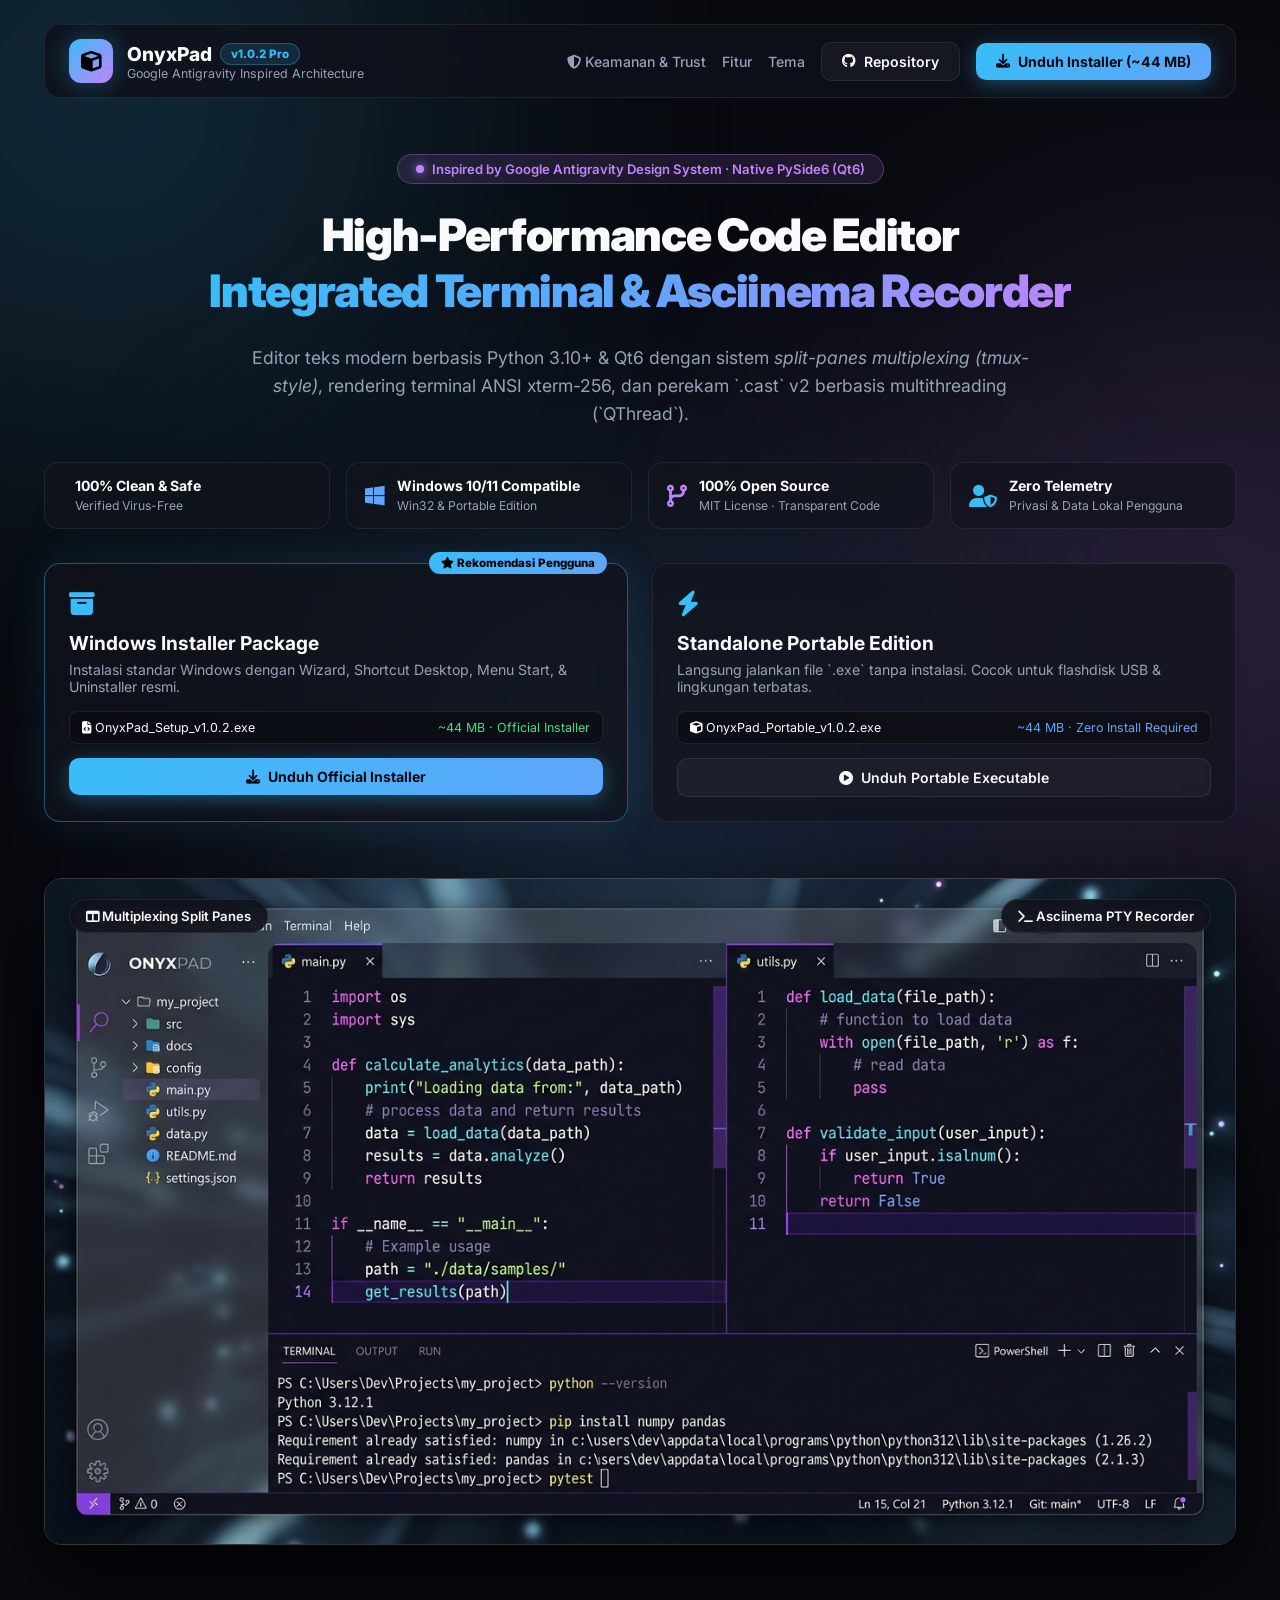
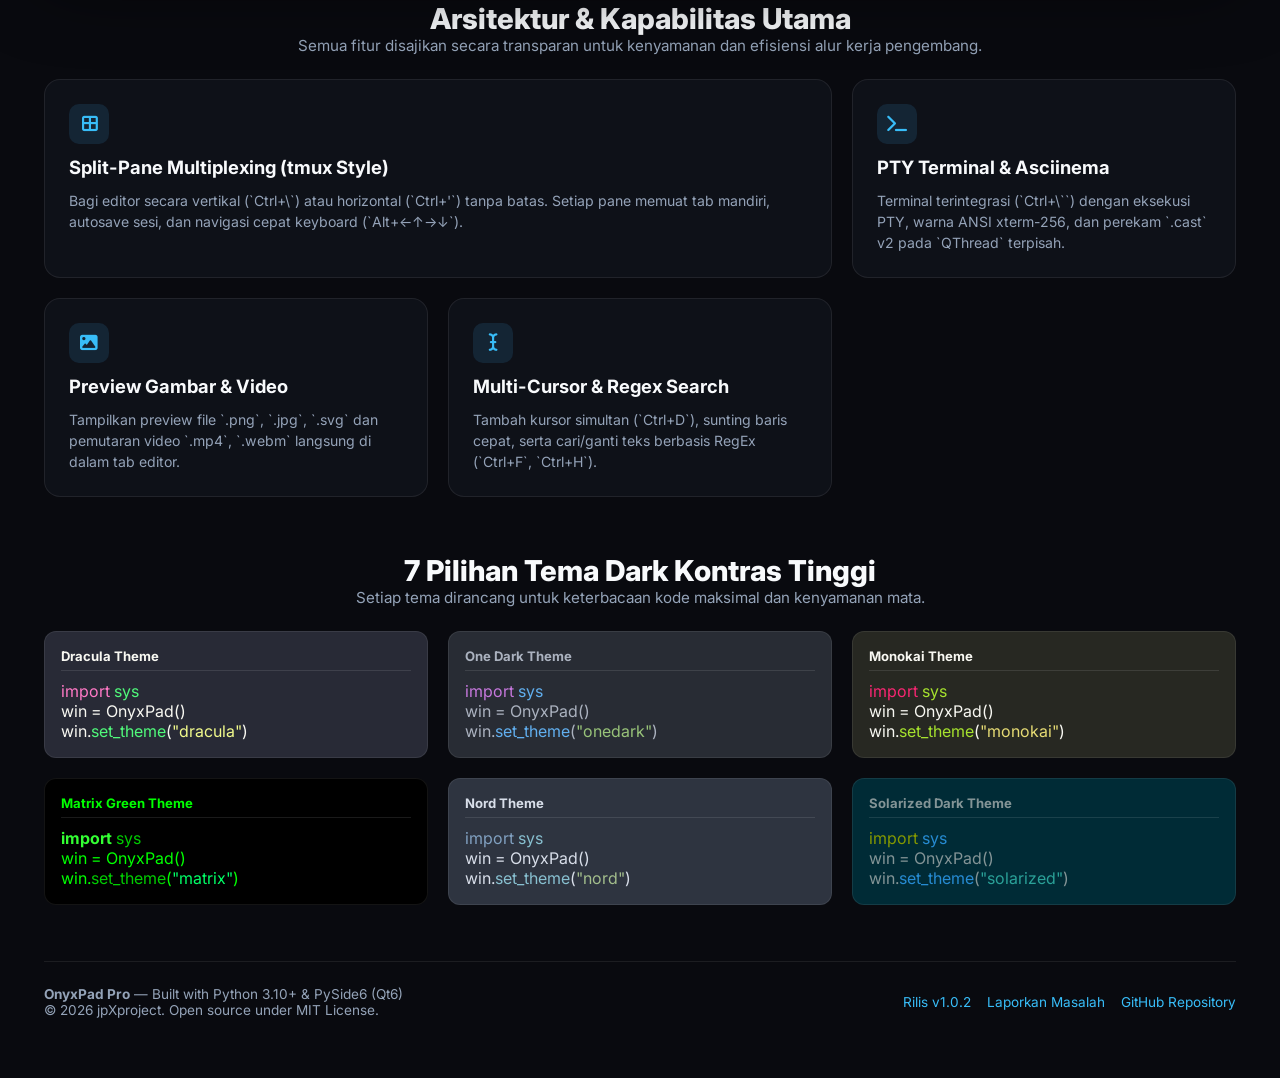
<file: index.html>
<!DOCTYPE html>
<html lang="id">
<head>
  <meta charset="UTF-8">
  <meta name="viewport" content="width=device-width, initial-scale=1.0">
  <title>OnyxPad Pro — The Terminal-Integrated Multiplexing Text Editor</title>
  <meta name="description" content="OnyxPad Pro: High-performance PySide6 text editor dengan split-panes bertingkat gaya tmux, PTY terminal, perekam Asciinema, dan 7 tema dark kontras tinggi.">
  <link rel="icon" href="../favicon.ico" type="image/x-icon">
  <link rel="preconnect" href="https://fonts.googleapis.com">
  <link rel="preconnect" href="https://fonts.gstatic.com" crossorigin>
  <link href="https://fonts.googleapis.com/css2?family=Fira+Code:wght@400;500;600&family=Inter:wght@300;400;500;600;700;800;900&display=swap" rel="stylesheet">
  <link rel="stylesheet" href="https://cdnjs.cloudflare.com/ajax/libs/font-awesome/6.4.0/css/all.min.css">
  <link rel="stylesheet" href="style.css">
</head>
<body class="antigravity-dark">

  <!-- Ambient Light Orbs (Google Antigravity Style) -->
  <div class="ambient-glow glow-1"></div>
  <div class="ambient-glow glow-2"></div>
  <div class="ambient-glow glow-3"></div>

  <div class="page-container">

    <!-- Top Navigation Header -->
    <nav class="ag-nav">
      <div class="ag-brand">
        <div class="ag-logo"><i class="fa-solid fa-cube"></i></div>
        <div class="ag-brand-text">
          <span class="ag-title">OnyxPad <span class="ag-badge">v1.0.2 Pro</span></span>
          <span class="ag-subtitle">Google Antigravity Inspired Architecture</span>
        </div>
      </div>

      <div class="ag-nav-links">
        <a href="#trust-section" class="nav-item"><i class="fa-solid fa-shield-halved"></i> Keamanan & Trust</a>
        <a href="#features" class="nav-item">Fitur</a>
        <a href="#themes" class="nav-item">Tema</a>
        <a href="https://github.com/jpXproject/OnyxPad" target="_blank" class="ag-btn btn-ghost">
          <i class="fa-brands fa-github"></i> Repository
        </a>
        <a href="https://github.com/jpXproject/OnyxPad/releases/download/v1.0.2/OnyxPad.exe" class="ag-btn btn-primary">
          <i class="fa-solid fa-download"></i> Unduh Installer (~44 MB)
        </a>
      </div>
    </nav>

    <!-- Hero Section (Google Antigravity Style) -->
    <header class="ag-hero">
      <div class="ag-pill">
        <span class="pill-dot"></span> Inspired by Google Antigravity Design System · Native PySide6 (Qt6)
      </div>

      <h1 class="hero-title">
        High-Performance Code Editor<br>
        <span class="gradient-text">Integrated Terminal & Asciinema Recorder</span>
      </h1>

      <p class="hero-subtitle">
        Editor teks modern berbasis Python 3.10+ & Qt6 dengan sistem <i>split-panes multiplexing (tmux-style)</i>, rendering terminal ANSI xterm-256, dan perekam `.cast` v2 berbasis multithreading (`QThread`).
      </p>

      <!-- Trust Badges Bar (Build User Confidence) -->
      <div class="trust-bar" id="trust-section">
        <div class="trust-badge">
          <i class="fa-solid fa-shield-check trust-icon text-green"></i>
          <div>
            <strong>100% Clean & Safe</strong>
            <span>Verified Virus-Free</span>
          </div>
        </div>
        <div class="trust-badge">
          <i class="fa-brands fa-windows trust-icon text-blue"></i>
          <div>
            <strong>Windows 10/11 Compatible</strong>
            <span>Win32 & Portable Edition</span>
          </div>
        </div>
        <div class="trust-badge">
          <i class="fa-solid fa-code-branch trust-icon text-purple"></i>
          <div>
            <strong>100% Open Source</strong>
            <span>MIT License · Transparent Code</span>
          </div>
        </div>
        <div class="trust-badge">
          <i class="fa-solid fa-user-shield trust-icon text-cyan"></i>
          <div>
            <strong>Zero Telemetry</strong>
            <span>Privasi & Data Lokal Pengguna</span>
          </div>
        </div>
      </div>

      <!-- Download Options (Installer vs Portable) -->
      <div class="download-cards-container">
        <!-- Option 1: Official Windows Installer (Recommended) -->
        <div class="dl-card card-recommended">
          <div class="rec-badge"><i class="fa-solid fa-star"></i> Rekomendasi Pengguna</div>
          <div class="dl-card-icon"><i class="fa-solid fa-box-archive"></i></div>
          <h3>Windows Installer Package</h3>
          <p>Instalasi standar Windows dengan Wizard, Shortcut Desktop, Menu Start, & Uninstaller resmi.</p>
          <div class="dl-card-meta">
            <span><i class="fa-solid fa-file-code"></i> OnyxPad_Setup_v1.0.2.exe</span>
            <span class="text-green">~44 MB · Official Installer</span>
          </div>
          <a href="https://github.com/jpXproject/OnyxPad/releases/download/v1.0.2/OnyxPad.exe" class="ag-btn btn-primary btn-full">
            <i class="fa-solid fa-download"></i> Unduh Official Installer
          </a>
        </div>

        <!-- Option 2: Standalone Portable Edition -->
        <div class="dl-card">
          <div class="dl-card-icon"><i class="fa-solid fa-bolt"></i></div>
          <h3>Standalone Portable Edition</h3>
          <p>Langsung jalankan file `.exe` tanpa instalasi. Cocok untuk flashdisk USB & lingkungan terbatas.</p>
          <div class="dl-card-meta">
            <span><i class="fa-solid fa-cube"></i> OnyxPad_Portable_v1.0.2.exe</span>
            <span class="text-blue">~44 MB · Zero Install Required</span>
          </div>
          <a href="https://github.com/jpXproject/OnyxPad/releases/download/v1.0.2/OnyxPad.exe" class="ag-btn btn-ghost btn-full">
            <i class="fa-solid fa-circle-play"></i> Unduh Portable Executable
          </a>
        </div>
      </div>

    </header>

    <!-- UI Mockup Hero Section -->
    <section class="mockup-section">
      <div class="mockup-frame">
        <img src="onyxpad_hero.jpg" alt="OnyxPad Pro Antigravity Interface" class="mockup-img">
        <div class="frame-tag tag-top-left"><i class="fa-solid fa-columns"></i> Multiplexing Split Panes</div>
        <div class="frame-tag tag-top-right"><i class="fa-solid fa-terminal"></i> Asciinema PTY Recorder</div>
      </div>
    </section>

    <!-- Features Bento Section -->
    <section class="ag-section" id="features">
      <div class="section-title-box">
        <h2>Arsitektur & Kapabilitas Utama</h2>
        <p>Semua fitur disajikan secara transparan untuk kenyamanan dan efisiensi alur kerja pengembang.</p>
      </div>

      <div class="bento-grid">
        <div class="bento-item bento-wide">
          <div class="b-icon"><i class="fa-solid fa-border-all"></i></div>
          <h3>Split-Pane Multiplexing (tmux Style)</h3>
          <p>Bagi editor secara vertikal (`Ctrl+\`) atau horizontal (`Ctrl+'`) tanpa batas. Setiap pane memuat tab mandiri, autosave sesi, dan navigasi cepat keyboard (`Alt+←↑→↓`).</p>
        </div>

        <div class="bento-item">
          <div class="b-icon"><i class="fa-solid fa-terminal"></i></div>
          <h3>PTY Terminal & Asciinema</h3>
          <p>Terminal terintegrasi (`Ctrl+\``) dengan eksekusi PTY, warna ANSI xterm-256, dan perekam `.cast` v2 pada `QThread` terpisah.</p>
        </div>

        <div class="bento-item">
          <div class="b-icon"><i class="fa-solid fa-image"></i></div>
          <h3>Preview Gambar & Video</h3>
          <p>Tampilkan preview file `.png`, `.jpg`, `.svg` dan pemutaran video `.mp4`, `.webm` langsung di dalam tab editor.</p>
        </div>

        <div class="bento-item">
          <div class="b-icon"><i class="fa-solid fa-i-cursor"></i></div>
          <h3>Multi-Cursor & Regex Search</h3>
          <p>Tambah kursor simultan (`Ctrl+D`), sunting baris cepat, serta cari/ganti teks berbasis RegEx (`Ctrl+F`, `Ctrl+H`).</p>
        </div>
      </div>
    </section>

    <!-- Themes Gallery Section (Displayed Simultaneously) -->
    <section class="ag-section" id="themes">
      <div class="section-title-box">
        <h2>7 Pilihan Tema Dark Kontras Tinggi</h2>
        <p>Setiap tema dirancang untuk keterbacaan kode maksimal dan kenyamanan mata.</p>
      </div>

      <div class="themes-grid">
        <div class="t-box t-dracula">
          <div class="t-head">Dracula Theme</div>
          <pre><code><span class="k">import</span> <span class="f">sys</span>
<span class="n">win</span> = OnyxPad()
<span class="n">win</span>.<span class="f">set_theme</span>(<span class="s">"dracula"</span>)</code></pre>
        </div>

        <div class="t-box t-onedark">
          <div class="t-head">One Dark Theme</div>
          <pre><code><span class="k">import</span> <span class="f">sys</span>
<span class="n">win</span> = OnyxPad()
<span class="n">win</span>.<span class="f">set_theme</span>(<span class="s">"onedark"</span>)</code></pre>
        </div>

        <div class="t-box t-monokai">
          <div class="t-head">Monokai Theme</div>
          <pre><code><span class="k">import</span> <span class="f">sys</span>
<span class="n">win</span> = OnyxPad()
<span class="n">win</span>.<span class="f">set_theme</span>(<span class="s">"monokai"</span>)</code></pre>
        </div>

        <div class="t-box t-matrix">
          <div class="t-head">Matrix Green Theme</div>
          <pre><code><span class="k">import</span> <span class="f">sys</span>
<span class="n">win</span> = OnyxPad()
<span class="n">win</span>.<span class="f">set_theme</span>(<span class="s">"matrix"</span>)</code></pre>
        </div>

        <div class="t-box t-nord">
          <div class="t-head">Nord Theme</div>
          <pre><code><span class="k">import</span> <span class="f">sys</span>
<span class="n">win</span> = OnyxPad()
<span class="n">win</span>.<span class="f">set_theme</span>(<span class="s">"nord"</span>)</code></pre>
        </div>

        <div class="t-box t-solarized">
          <div class="t-head">Solarized Dark Theme</div>
          <pre><code><span class="k">import</span> <span class="f">sys</span>
<span class="n">win</span> = OnyxPad()
<span class="n">win</span>.<span class="f">set_theme</span>(<span class="s">"solarized"</span>)</code></pre>
        </div>
      </div>
    </section>

    <!-- Footer -->
    <footer class="ag-footer">
      <div class="footer-content">
        <div class="fc-left">
          <strong>OnyxPad Pro</strong> — Built with Python 3.10+ & PySide6 (Qt6)
          <p>© 2026 jpXproject. Open source under MIT License.</p>
        </div>
        <div class="fc-right">
          <a href="https://github.com/jpXproject/OnyxPad/releases/tag/v1.0.2" target="_blank">Rilis v1.0.2</a>
          <a href="https://github.com/jpXproject/OnyxPad/issues" target="_blank">Laporkan Masalah</a>
          <a href="https://github.com/jpXproject/OnyxPad" target="_blank">GitHub Repository</a>
        </div>
      </div>
    </footer>

  </div>

  <script src="script.js"></script>
</body>
</html>
</file>
<file: style.css>
/* Google Antigravity Dark Mode Design System */

:root {
  --bg-deep: #090a0f;
  --bg-surface: rgba(18, 20, 29, 0.7);
  --border-subtle: rgba(255, 255, 255, 0.08);
  --border-hover: rgba(255, 255, 255, 0.18);
  --text-primary: #f8fafc;
  --text-secondary: #94a3b8;
  --accent-cyan: #38bdf8;
  --accent-blue: #60a5fa;
  --accent-purple: #c084fc;
  --accent-green: #4ade80;
}

* {
  box-sizing: border-box;
  margin: 0;
  padding: 0;
  font-family: 'Inter', -apple-system, BlinkMacSystemFont, sans-serif;
}

body.antigravity-dark {
  background-color: var(--bg-deep);
  color: var(--text-primary);
  min-height: 100vh;
  position: relative;
  overflow-x: hidden;
}

/* Ambient Glow Orbs (Google Antigravity Signature) */
.ambient-glow {
  position: fixed;
  width: 600px;
  height: 600px;
  border-radius: 50%;
  filter: blur(160px);
  pointer-events: none;
  z-index: 0;
  opacity: 0.22;
}
.glow-1 { top: -200px; left: -200px; background: var(--accent-cyan); }
.glow-2 { top: 35%; right: -250px; background: var(--accent-purple); }
.glow-3 { bottom: -200px; left: 25%; background: var(--accent-blue); }

.page-container {
  position: relative;
  z-index: 1;
  max-width: 1240px;
  margin: 0 auto;
  padding: 24px 24px 60px 24px;
  display: flex;
  flex-direction: column;
  gap: 56px;
}

/* Antigravity Navbar */
.ag-nav {
  display: flex;
  align-items: center;
  justify-content: space-between;
  background: rgba(15, 17, 26, 0.85);
  backdrop-filter: blur(20px);
  border: 1px solid var(--border-subtle);
  padding: 14px 24px;
  border-radius: 16px;
}

.ag-brand {
  display: flex;
  align-items: center;
  gap: 14px;
}

.ag-logo {
  width: 44px;
  height: 44px;
  background: linear-gradient(135deg, var(--accent-cyan), var(--accent-purple));
  color: #000;
  border-radius: 12px;
  display: flex;
  align-items: center;
  justify-content: center;
  font-size: 1.3rem;
  box-shadow: 0 0 24px rgba(56, 189, 248, 0.35);
}

.ag-title {
  font-size: 1.2rem;
  font-weight: 800;
  display: flex;
  align-items: center;
  gap: 8px;
}

.ag-badge {
  font-size: 0.72rem;
  background: rgba(56, 189, 248, 0.15);
  color: var(--accent-cyan);
  padding: 3px 10px;
  border-radius: 20px;
  border: 1px solid rgba(56, 189, 248, 0.3);
}

.ag-subtitle {
  font-size: 0.78rem;
  color: var(--text-secondary);
  display: block;
}

.ag-nav-links {
  display: flex;
  align-items: center;
  gap: 16px;
}

.nav-item {
  color: var(--text-secondary);
  text-decoration: none;
  font-size: 0.88rem;
  font-weight: 500;
  transition: color 0.2s ease;
}
.nav-item:hover { color: #fff; }

/* Buttons */
.ag-btn {
  display: inline-flex;
  align-items: center;
  gap: 8px;
  padding: 10px 20px;
  border-radius: 10px;
  font-size: 0.88rem;
  font-weight: 600;
  text-decoration: none;
  cursor: pointer;
  transition: all 0.25s cubic-bezier(0.16, 1, 0.3, 1);
}

.btn-ghost {
  background: rgba(255, 255, 255, 0.04);
  color: var(--text-primary);
  border: 1px solid var(--border-subtle);
}
.btn-ghost:hover {
  background: rgba(255, 255, 255, 0.1);
  border-color: var(--border-hover);
}

.btn-primary {
  background: linear-gradient(135deg, var(--accent-cyan), var(--accent-blue));
  color: #040914;
  border: none;
  font-weight: 700;
  box-shadow: 0 4px 20px rgba(56, 189, 248, 0.35);
}
.btn-primary:hover {
  transform: translateY(-2px);
  box-shadow: 0 6px 28px rgba(56, 189, 248, 0.5);
}

.btn-full {
  width: 100%;
  justify-content: center;
  margin-top: 14px;
}

/* Antigravity Hero */
.ag-hero {
  display: flex;
  flex-direction: column;
  align-items: center;
  text-align: center;
  gap: 24px;
}

.ag-pill {
  display: inline-flex;
  align-items: center;
  gap: 8px;
  background: rgba(192, 132, 252, 0.12);
  border: 1px solid rgba(192, 132, 252, 0.3);
  color: var(--accent-purple);
  padding: 6px 18px;
  border-radius: 30px;
  font-size: 0.82rem;
  font-weight: 600;
}

.pill-dot {
  width: 8px;
  height: 8px;
  border-radius: 50%;
  background: var(--accent-purple);
  box-shadow: 0 0 10px var(--accent-purple);
}

.hero-title {
  font-size: 2.8rem;
  font-weight: 900;
  line-height: 1.25;
  letter-spacing: -0.03em;
}

.gradient-text {
  background: linear-gradient(135deg, var(--accent-cyan), var(--accent-blue), var(--accent-purple));
  -webkit-background-clip: text;
  -webkit-text-fill-color: transparent;
}

.hero-subtitle {
  font-size: 1.1rem;
  color: var(--text-secondary);
  max-width: 780px;
  line-height: 1.6;
}

/* Trust Bar (High-Trust Verification) */
.trust-bar {
  display: grid;
  grid-template-columns: repeat(4, 1fr);
  gap: 16px;
  width: 100%;
  margin-top: 10px;
}

.trust-badge {
  background: var(--bg-surface);
  backdrop-filter: blur(16px);
  border: 1px solid var(--border-subtle);
  padding: 14px 18px;
  border-radius: 14px;
  display: flex;
  align-items: center;
  gap: 12px;
  text-align: left;
}

.trust-icon { font-size: 1.4rem; }
.text-green { color: var(--accent-green); }
.text-blue { color: var(--accent-blue); }
.text-purple { color: var(--accent-purple); }
.text-cyan { color: var(--accent-cyan); }

.trust-badge strong {
  display: block;
  font-size: 0.88rem;
  color: #fff;
}

.trust-badge span {
  font-size: 0.76rem;
  color: var(--text-secondary);
}

/* Download Cards */
.download-cards-container {
  display: grid;
  grid-template-columns: 1fr 1fr;
  gap: 24px;
  width: 100%;
  margin-top: 10px;
}

.dl-card {
  background: var(--bg-surface);
  backdrop-filter: blur(16px);
  border: 1px solid var(--border-subtle);
  border-radius: 16px;
  padding: 24px;
  display: flex;
  flex-direction: column;
  text-align: left;
  position: relative;
}

.card-recommended {
  border-color: rgba(56, 189, 248, 0.4);
  box-shadow: 0 0 40px rgba(56, 189, 248, 0.12);
}

.rec-badge {
  position: absolute;
  top: -12px;
  right: 20px;
  background: linear-gradient(135deg, var(--accent-cyan), var(--accent-blue));
  color: #000;
  font-size: 0.72rem;
  font-weight: 800;
  padding: 4px 12px;
  border-radius: 20px;
}

.dl-card-icon {
  font-size: 1.6rem;
  color: var(--accent-cyan);
  margin-bottom: 12px;
}

.dl-card h3 {
  font-size: 1.2rem;
  font-weight: 700;
  margin-bottom: 6px;
}

.dl-card p {
  font-size: 0.88rem;
  color: var(--text-secondary);
  margin-bottom: 16px;
}

.dl-card-meta {
  display: flex;
  justify-content: space-between;
  font-size: 0.78rem;
  font-family: 'Fira Code', monospace;
  background: rgba(10, 11, 16, 0.6);
  padding: 8px 12px;
  border-radius: 8px;
  border: 1px solid var(--border-subtle);
}

/* Mockup Frame */
.mockup-frame {
  position: relative;
  width: 100%;
  border-radius: 18px;
  overflow: hidden;
  border: 1px solid var(--border-hover);
  box-shadow: 0 30px 80px rgba(0, 0, 0, 0.8);
}

.mockup-img {
  width: 100%;
  height: auto;
  display: block;
}

.frame-tag {
  position: absolute;
  background: rgba(15, 17, 26, 0.85);
  backdrop-filter: blur(12px);
  border: 1px solid var(--border-subtle);
  padding: 8px 16px;
  border-radius: 30px;
  font-size: 0.82rem;
  font-weight: 600;
}
.tag-top-left { top: 20px; left: 24px; }
.tag-top-right { top: 20px; right: 24px; }

/* Bento Grid */
.bento-grid {
  display: grid;
  grid-template-columns: repeat(3, 1fr);
  gap: 20px;
}

.bento-item {
  background: var(--bg-surface);
  border: 1px solid var(--border-subtle);
  border-radius: 16px;
  padding: 24px;
  display: flex;
  flex-direction: column;
  gap: 12px;
}

.bento-wide { grid-column: span 2; }

.b-icon {
  width: 40px;
  height: 40px;
  background: rgba(56, 189, 248, 0.12);
  color: var(--accent-cyan);
  border-radius: 10px;
  display: flex;
  align-items: center;
  justify-content: center;
  font-size: 1.1rem;
}

.bento-item h3 { font-size: 1.15rem; font-weight: 700; }
.bento-item p { font-size: 0.88rem; color: var(--text-secondary); line-height: 1.5; }

/* Section Title Box */
.section-title-box {
  text-align: center;
  margin-bottom: 24px;
}

.section-title-box h2 { font-size: 1.8rem; font-weight: 800; }
.section-title-box p { font-size: 0.95rem; color: var(--text-secondary); }

/* Themes Grid */
.themes-grid {
  display: grid;
  grid-template-columns: repeat(3, 1fr);
  gap: 20px;
}

.t-box {
  border-radius: 12px;
  padding: 16px;
  font-family: 'Fira Code', monospace;
  border: 1px solid var(--border-subtle);
}

.t-head {
  font-size: 0.82rem;
  font-weight: 700;
  font-family: 'Inter', sans-serif;
  border-bottom: 1px solid rgba(255,255,255,0.1);
  padding-bottom: 6px;
  margin-bottom: 10px;
}

.t-dracula { background: #282a36; color: #f8f8f2; }
.t-dracula .k { color: #ff79c6; }
.t-dracula .f { color: #50fa7b; }
.t-dracula .s { color: #f1fa8c; }

.t-onedark { background: #282c34; color: #abb2bf; }
.t-onedark .k { color: #c678dd; }
.t-onedark .f { color: #61afef; }
.t-onedark .s { color: #98c379; }

.t-monokai { background: #272822; color: #f8f8f2; }
.t-monokai .k { color: #f92672; }
.t-monokai .f { color: #a6e22e; }
.t-monokai .s { color: #e6db74; }

.t-matrix { background: #000000; color: #00ff00; }
.t-matrix .k { color: #33ff33; font-weight: bold; }
.t-matrix .f { color: #00cc00; }
.t-matrix .s { color: #00ff66; }

.t-nord { background: #2e3440; color: #d8dee9; }
.t-nord .k { color: #81a1c1; }
.t-nord .f { color: #88c0d0; }
.t-nord .s { color: #a3be8c; }

.t-solarized { background: #002b36; color: #839496; }
.t-solarized .k { color: #859900; }
.t-solarized .f { color: #268bd2; }
.t-solarized .s { color: #2aa198; }

/* Footer */
.ag-footer {
  border-top: 1px solid var(--border-subtle);
  padding-top: 24px;
}

.footer-content {
  display: flex;
  justify-content: space-between;
  align-items: center;
  font-size: 0.85rem;
  color: var(--text-secondary);
}

.fc-right { display: flex; gap: 16px; }
.fc-right a { color: var(--accent-cyan); text-decoration: none; }
</file>
